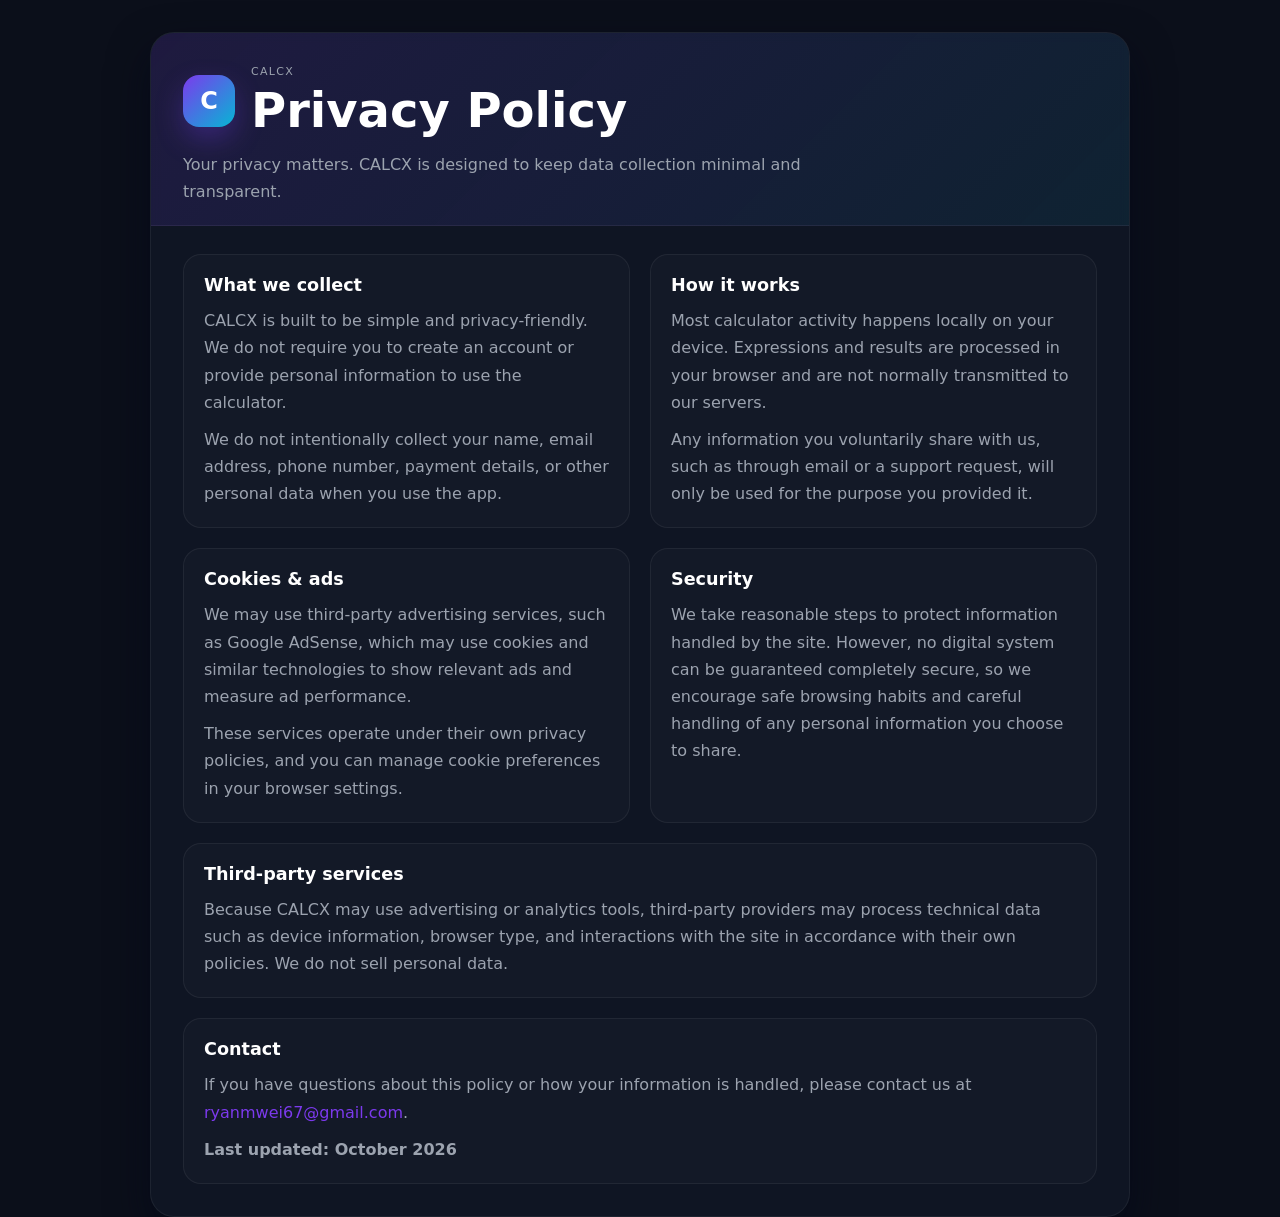
<file: privacy.html>
<!DOCTYPE html>
<html lang="en">
<head>
  <meta charset="UTF-8">
  <meta name="viewport" content="width=device-width, initial-scale=1.0">
  <meta name="description" content="Privacy Policy for CALCX - Smart Calculator">
  <title>Privacy Policy - CALCX</title>
  <link rel="icon" href="favicon.svg" type="image/svg+xml">
  <link rel="stylesheet" href="style.css">
</head>
<body class="privacy-page">
  <div class="privacy-shell">
    <header class="privacy-header">
      <div class="brand-row">
        <span class="brand-mark">C</span>
        <div>
          <p class="eyebrow">CALCX</p>
          <h1>Privacy Policy</h1>
        </div>
      </div>
      <p class="privacy-intro">Your privacy matters. CALCX is designed to keep data collection minimal and transparent.</p>
    </header>

    <main class="privacy-content">
      <section class="privacy-grid">
        <article class="privacy-card">
          <h2>What we collect</h2>
          <p>CALCX is built to be simple and privacy-friendly. We do not require you to create an account or provide personal information to use the calculator.</p>
          <p>We do not intentionally collect your name, email address, phone number, payment details, or other personal data when you use the app.</p>
        </article>

        <article class="privacy-card">
          <h2>How it works</h2>
          <p>Most calculator activity happens locally on your device. Expressions and results are processed in your browser and are not normally transmitted to our servers.</p>
          <p>Any information you voluntarily share with us, such as through email or a support request, will only be used for the purpose you provided it.</p>
        </article>

        <article class="privacy-card">
          <h2>Cookies & ads</h2>
          <p>We may use third-party advertising services, such as Google AdSense, which may use cookies and similar technologies to show relevant ads and measure ad performance.</p>
          <p>These services operate under their own privacy policies, and you can manage cookie preferences in your browser settings.</p>
        </article>

        <article class="privacy-card">
          <h2>Security</h2>
          <p>We take reasonable steps to protect information handled by the site. However, no digital system can be guaranteed completely secure, so we encourage safe browsing habits and careful handling of any personal information you choose to share.</p>
        </article>

        <article class="privacy-card full-width">
          <h2>Third-party services</h2>
          <p>Because CALCX may use advertising or analytics tools, third-party providers may process technical data such as device information, browser type, and interactions with the site in accordance with their own policies. We do not sell personal data.</p>
        </article>

        <article class="privacy-card full-width">
          <h2>Contact</h2>
          <p>If you have questions about this policy or how your information is handled, please contact us at <a href="mailto:ryanmwei67@gmail.com">ryanmwei67@gmail.com</a>.</p>
          <p class="last-updated">Last updated: October 2026</p>
        </article>
      </section>
    </main>
  </div>
</body>
</html>
</file>
<file: style.css>
/* Cleaned and improved style sheet for CALCX */

:root {
  --bg: #0b0f1a;
  --card: #111827;
  --accent-gradient: linear-gradient(135deg, #7c3aed, #06b6d4);
  --accent-color: #7c3aed;
  --btn: #1f2937;
  --text: #ffffff;
  --text-secondary: #9ca3af;
  --display-bg: #020617;
  --operator-bg: #2563eb;
  --function-bg: #f59e0b;
  --equal-bg: linear-gradient(135deg, #22c55e, #4ade80);
  --border-color: rgba(255, 255, 255, 0.06);
  --focus-ring: rgba(124, 58, 237, 0.18);
  --card-shadow: 0 18px 40px rgba(2, 6, 23, 0.6);
}

html[data-theme="light"] {
  --bg: #f3f4f6;
  --card: #ffffff;
  --accent-gradient: linear-gradient(135deg, #7c3aed, #06b6d4);
  --accent-color: #06b6d4;
  --btn: #e5e7eb;
  --text: #1f2937;
  --text-secondary: #6b7280;
  --display-bg: #f9fafb;
  --operator-bg: #3b82f6;
  --function-bg: #fbbf24;
  --equal-bg: linear-gradient(135deg, #34d399, #6ee7b7);
  --border-color: rgba(0, 0, 0, 0.08);
  --focus-ring: rgba(6, 182, 212, 0.14);
  --card-shadow: 0 8px 20px rgba(15, 23, 42, 0.08);
}

* {
  margin: 0;
  padding: 0;
  box-sizing: border-box;
}

html, body {
  height: 100%;
  font-family: 'Segoe UI', Roboto, -apple-system, system-ui, 'Helvetica Neue', Arial, sans-serif;
  -webkit-font-smoothing: antialiased;
  -moz-osx-font-smoothing: grayscale;
}

body {
  background: var(--bg);
  display: flex;
  justify-content: center;
  align-items: center;
  min-height: 100vh;
  padding: 16px;
  transition: background-color 260ms ease;
  color: var(--text);
}

.app {
  width: 100%;
  max-width: 380px;
  background: var(--card);
  border-radius: 18px;
  padding: 18px;
  box-shadow: var(--card-shadow);
  transition: background-color 260ms ease, box-shadow 260ms ease, transform 160ms ease;
  isolation: isolate;
}

.header {
  display: flex;
  justify-content: space-between;
  align-items: center;
  margin-bottom: 16px;
  border-bottom: 1px solid var(--border-color);
  padding-bottom: 12px;
}

.header-left h1 {
  font-size: 26px;
  line-height: 1;
  background: var(--accent-gradient);
  -webkit-background-clip: text;
  -webkit-text-fill-color: transparent;
  background-clip: text;
  margin-bottom: 4px;
}

.tagline {
  font-size: 12px;
  color: var(--text-secondary);
}

.header-actions {
  display: flex;
  gap: 8px;
}

.header-actions button {
  width: 40px;
  height: 40px;
  border-radius: 50%;
  font-size: 18px;
  background: var(--btn);
  border: 1px solid transparent;
  cursor: pointer;
  color: var(--text);
  display: inline-flex;
  align-items: center;
  justify-content: center;
  transition: transform 160ms ease, background-color 160ms ease, box-shadow 160ms ease;
}

.header-actions button:hover {
  transform: translateY(-2px);
  box-shadow: 0 6px 14px rgba(2, 6, 23, 0.16);
}

main {
  display: flex;
  flex-direction: column;
  gap: 14px;
}

.ad-space {
  min-height: 56px;
  background: var(--btn);
  border-radius: 12px;
  display: flex;
  align-items: center;
  justify-content: center;
  color: var(--text-secondary);
  font-size: 12px;
}

.calculator {
  display: flex;
  flex-direction: column;
  gap: 10px;
}

#display {
  width: 100%;
  height: 68px;
  background: var(--display-bg);
  border: 1px solid var(--border-color);
  border-radius: 12px;
  color: var(--text);
  font-size: 30px;
  font-weight: 600;
  text-align: right;
  padding: 12px 14px;
  caret-color: transparent;
  overflow: hidden;
  white-space: nowrap;
  text-overflow: ellipsis;
  transition: background-color 200ms ease, border-color 200ms ease;
}

#display:focus {
  outline: none;
  box-shadow: 0 6px 18px var(--focus-ring);
  border-color: var(--accent-color);
}

.buttons {
  display: grid;
  grid-template-columns: repeat(4, 1fr);
  gap: 10px;
}

button {
  height: 60px;
  border: none;
  border-radius: 12px;
  background: var(--btn);
  color: var(--text);
  font-size: 18px;
  font-weight: 600;
  cursor: pointer;
  display: inline-flex;
  align-items: center;
  justify-content: center;
  transition: transform 120ms ease, box-shadow 120ms ease, background-color 160ms ease;
  user-select: none;
}

button:hover {
  transform: translateY(-3px);
  box-shadow: 0 10px 22px rgba(2, 6, 23, 0.14);
}

button:active {
  transform: translateY(0);
  box-shadow: none;
}

button.operator {
  background: var(--operator-bg);
  color: #fff;
  font-weight: 700;
}

button.function {
  background: var(--function-bg);
  color: #000;
  font-weight: 700;
}

button.equal {
  background: var(--equal-bg);
  grid-column: span 2;
  font-weight: 700;
  color: #fff;
}

button.zero {
  grid-column: span 2;
}

#scientific {
  display: grid;
  grid-template-columns: repeat(4, 1fr);
  gap: 10px;
  margin-top: 10px;
  padding-top: 10px;
  border-top: 1px solid var(--border-color);
}

#scientific button {
  height: 50px;
  font-size: 14px;
  background: var(--operator-bg);
  color: #fff;
}

#scientific.hidden {
  display: none;
}

.content {
  margin-top: 12px;
  padding-top: 12px;
  border-top: 1px solid var(--border-color);
}

.content h2 {
  font-size: 15px;
  color: var(--text);
  margin-bottom: 8px;
}

.content p {
  font-size: 14px;
  color: var(--text-secondary);
  line-height: 1.45;
}

.footer {
  display: flex;
  justify-content: space-between;
  align-items: center;
  margin-top: 12px;
  padding-top: 12px;
  border-top: 1px solid var(--border-color);
  font-size: 12px;
  gap: 12px;
}

.footer-left,
.footer-right {
  display: flex;
  flex-direction: column;
  gap: 4px;
}

.footer p {
  color: var(--text-secondary);
  margin: 0;
  font-size: 12px;
}

.footer a {
  color: var(--accent-color);
  text-decoration: none;
  transition: opacity 160ms ease, text-decoration 160ms ease;
}

.footer a:hover,
.footer a:focus {
  opacity: 0.9;
  text-decoration: underline;
}

button:focus,
a:focus {
  outline: 3px solid var(--focus-ring);
  outline-offset: 2px;
}

body.privacy-page {
  display: block;
  justify-content: flex-start;
  align-items: flex-start;
  padding: 32px 16px;
}

.privacy-shell {
  max-width: 980px;
  margin: 0 auto;
  background: rgba(17, 24, 39, 0.78);
  border: 1px solid var(--border-color);
  border-radius: 24px;
  overflow: hidden;
  box-shadow: var(--card-shadow);
  backdrop-filter: blur(6px);
}

.privacy-header {
  padding: 32px 32px 20px;
  border-bottom: 1px solid var(--border-color);
  background: linear-gradient(135deg, rgba(124, 58, 237, 0.14), rgba(6, 182, 212, 0.08));
}

.privacy-header .brand-row {
  display: flex;
  align-items: center;
  gap: 16px;
  margin-bottom: 14px;
}

.brand-mark {
  width: 52px;
  height: 52px;
  border-radius: 16px;
  display: inline-flex;
  align-items: center;
  justify-content: center;
  background: var(--accent-gradient);
  color: white;
  font-weight: 800;
  font-size: 1.5rem;
  box-shadow: 0 12px 28px rgba(124, 58, 237, 0.3);
}

.eyebrow {
  text-transform: uppercase;
  letter-spacing: 0.12em;
  font-size: 11px;
  color: var(--text-secondary);
  margin-bottom: 6px;
}

.privacy-header h1 {
  font-size: clamp(2rem, 4vw, 3rem);
  font-weight: 800;
  line-height: 1.1;
  color: var(--text);
}

.privacy-intro {
  max-width: 700px;
  font-size: 1rem;
  color: var(--text-secondary);
  line-height: 1.7;
}

.privacy-content {
  padding: 28px 32px 32px;
}

.privacy-grid {
  display: grid;
  grid-template-columns: repeat(2, minmax(0, 1fr));
  gap: 20px;
}

.privacy-card {
  background: rgba(255, 255, 255, 0.02);
  border: 1px solid var(--border-color);
  border-radius: 18px;
  padding: 20px;
}

.privacy-card h2 {
  font-size: 1.1rem;
  margin-bottom: 12px;
  color: var(--text);
}

.privacy-card p {
  color: var(--text-secondary);
  line-height: 1.7;
  margin-bottom: 10px;
}

.privacy-card p:last-child {
  margin-bottom: 0;
}

.privacy-card a {
  color: var(--accent-color);
  text-decoration: none;
}

.privacy-card a:hover,
.privacy-card a:focus {
  text-decoration: underline;
}

.full-width {
  grid-column: 1 / -1;
}

.last-updated {
  font-weight: 600;
  color: var(--text);
}

@media (max-width: 640px) {
  .privacy-grid {
    grid-template-columns: 1fr;
  }

  .privacy-header,
  .privacy-content {
    padding-left: 20px;
    padding-right: 20px;
  }
}

@media (max-width: 480px) {
  body {
    padding: 12px;
  }

  .app {
    width: 100%;
    max-width: none;
    border-radius: 14px;
    padding: 14px;
  }

  .header-left h1 {
    font-size: 22px;
  }

  #display {
    height: 60px;
    font-size: 26px;
  }

  button {
    height: 54px;
    font-size: 16px;
  }

  .footer {
    flex-direction: column;
    align-items: flex-start;
  }
}
</file>
